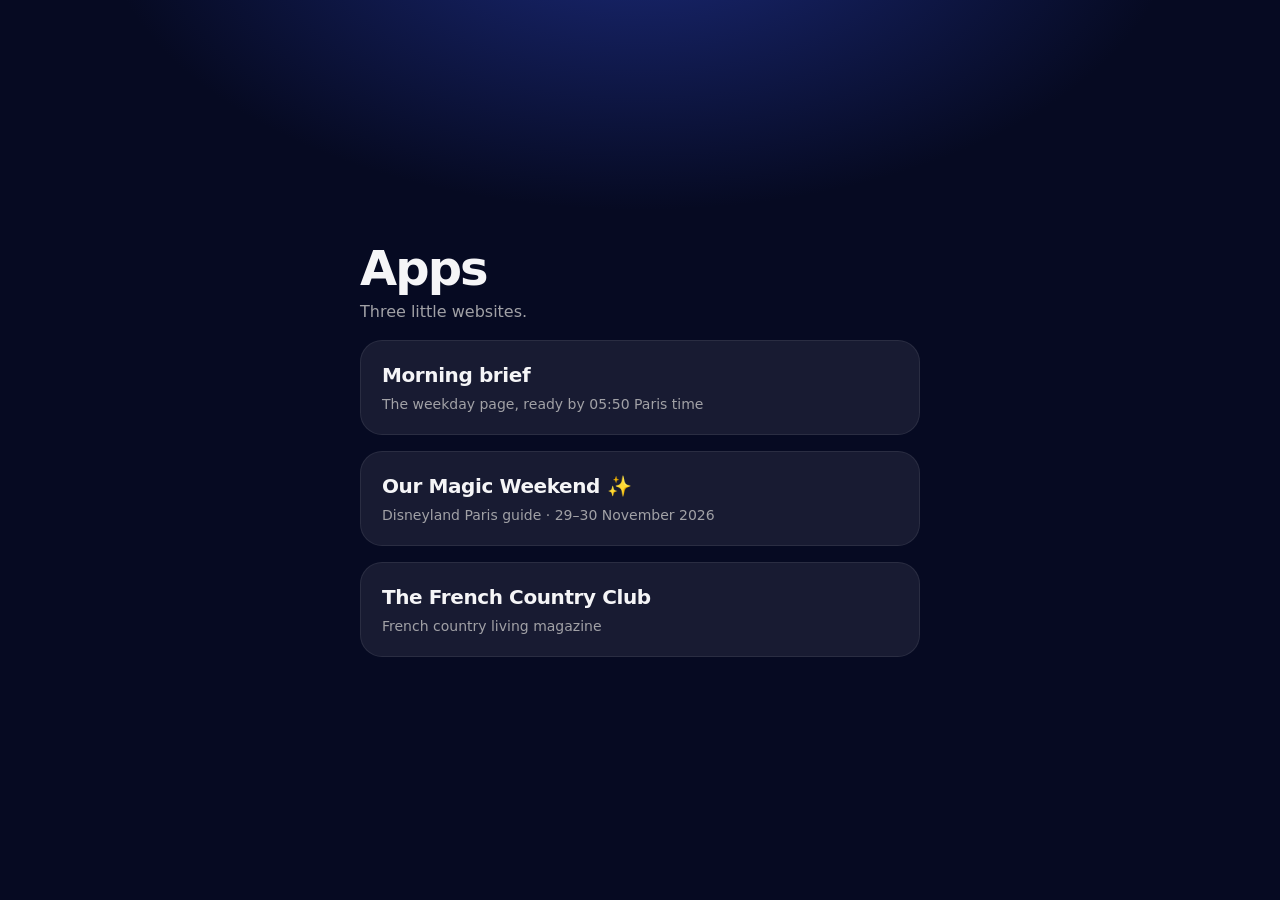
<file: index.html>
<!doctype html>
<html lang="en">
<head>
<meta charset="utf-8">
<meta name="viewport" content="width=device-width,initial-scale=1,viewport-fit=cover">
<title>Apps</title>
<meta name="theme-color" content="#060a22">
<style>
  :root{color-scheme:dark}
  *{box-sizing:border-box}
  body{margin:0;min-height:100svh;display:grid;place-items:center;padding:24px 16px;
    font:16px/1.5 -apple-system,BlinkMacSystemFont,"SF Pro Text",Inter,system-ui,sans-serif;color:#f5f5f7;
    background:radial-gradient(900px 500px at 50% -10%,#1b2a7a,transparent 60%),#060a22}
  main{width:min(560px,100%);display:grid;gap:16px}
  h1{margin:0 0 6px;font-size:clamp(34px,8vw,48px);letter-spacing:-.04em;line-height:1.05}
  p{margin:0;color:#a1a1a6}
  a{display:grid;gap:4px;padding:20px 22px;border-radius:22px;background:rgba(255,255,255,.07);color:inherit;text-decoration:none;
    box-shadow:inset 0 0 0 1px rgba(255,255,255,.08);transition:transform .3s,background .3s}
  a:hover{background:rgba(255,255,255,.11);transform:translateY(-2px)}
  a b{font-size:20px;letter-spacing:-.02em}
  a span{color:#a1a1a6;font-size:14px}
</style>
</head>
<body>
<main>
  <div><h1>Apps</h1><p>Three little websites.</p></div>
  <a href="morning-brief/"><b>Morning brief</b><span>The weekday page, ready by 05:50 Paris time</span></a>
  <a href="disneyland-paris/"><b>Our Magic Weekend ✨</b><span>Disneyland Paris guide · 29–30 November 2026</span></a>
  <a href="french-home/"><b>The French Country Club</b><span>French country living magazine</span></a>
</main>
</body>
</html>
</file>
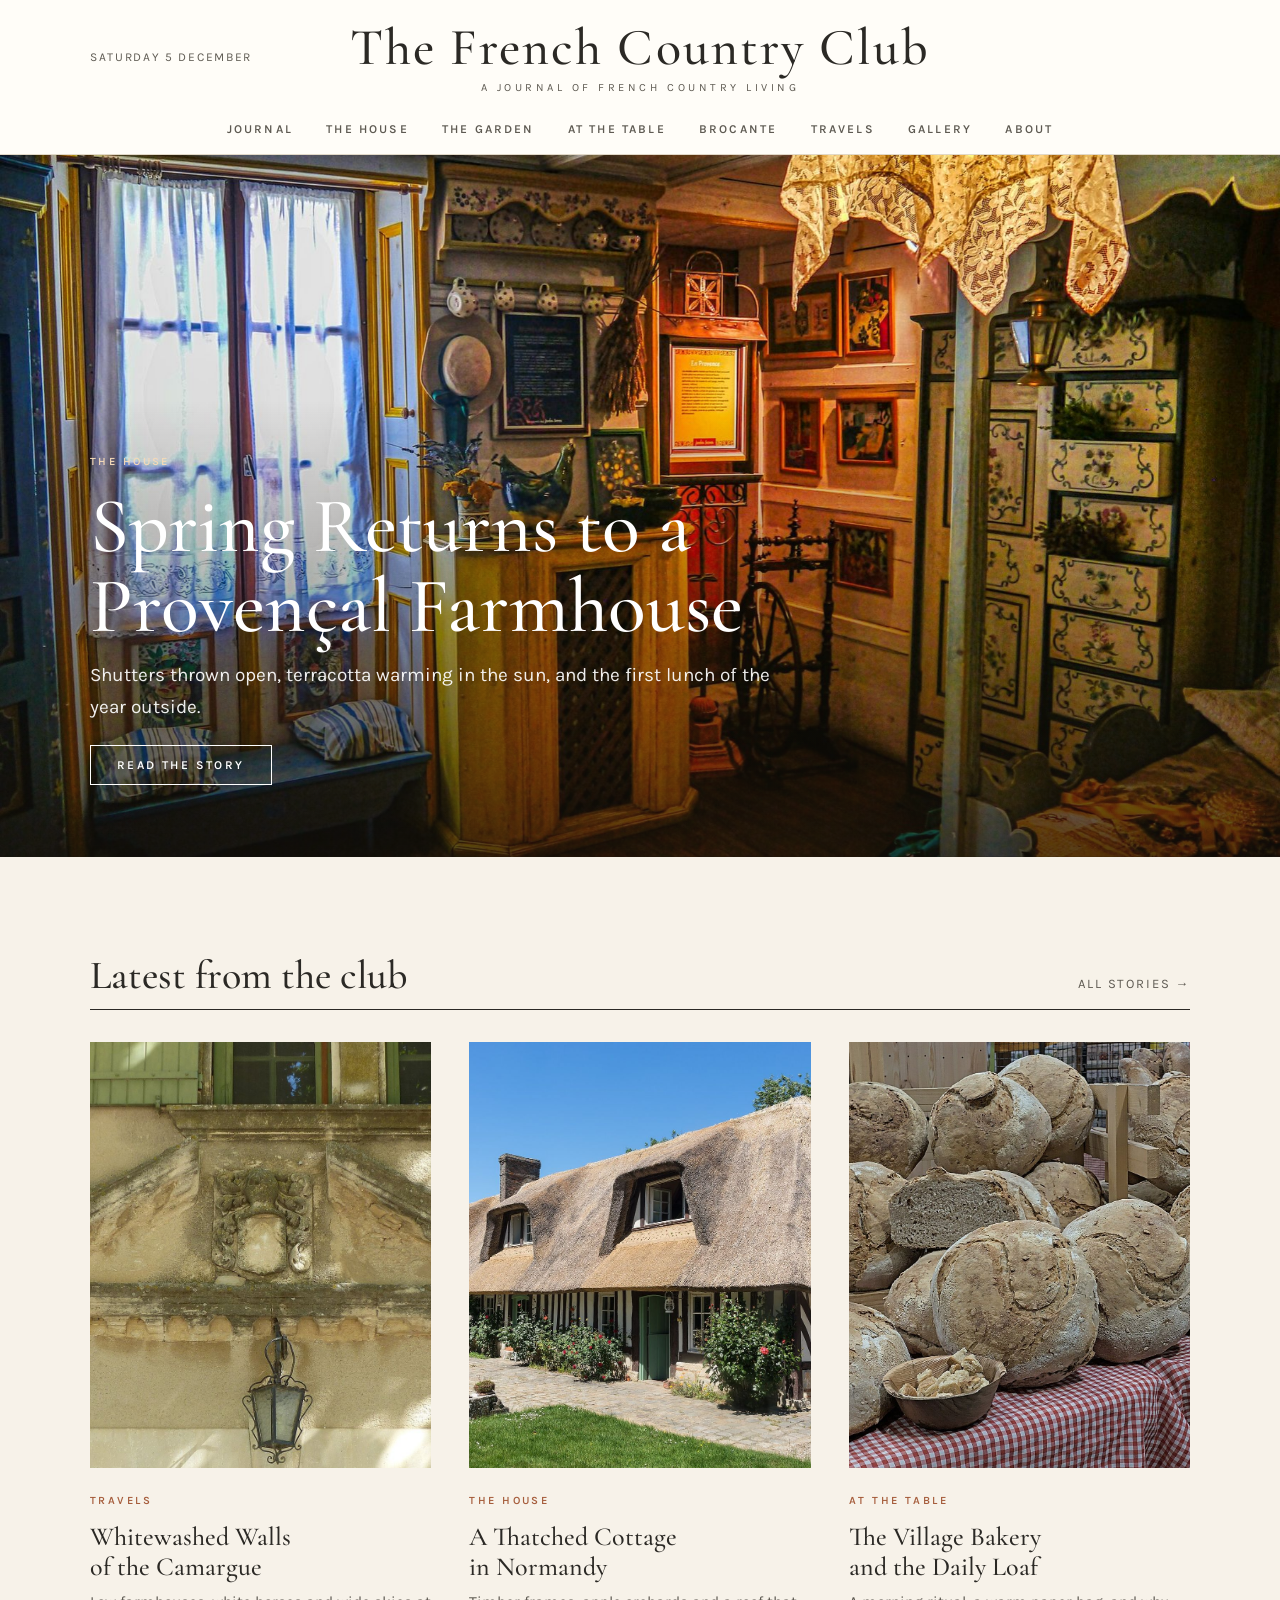
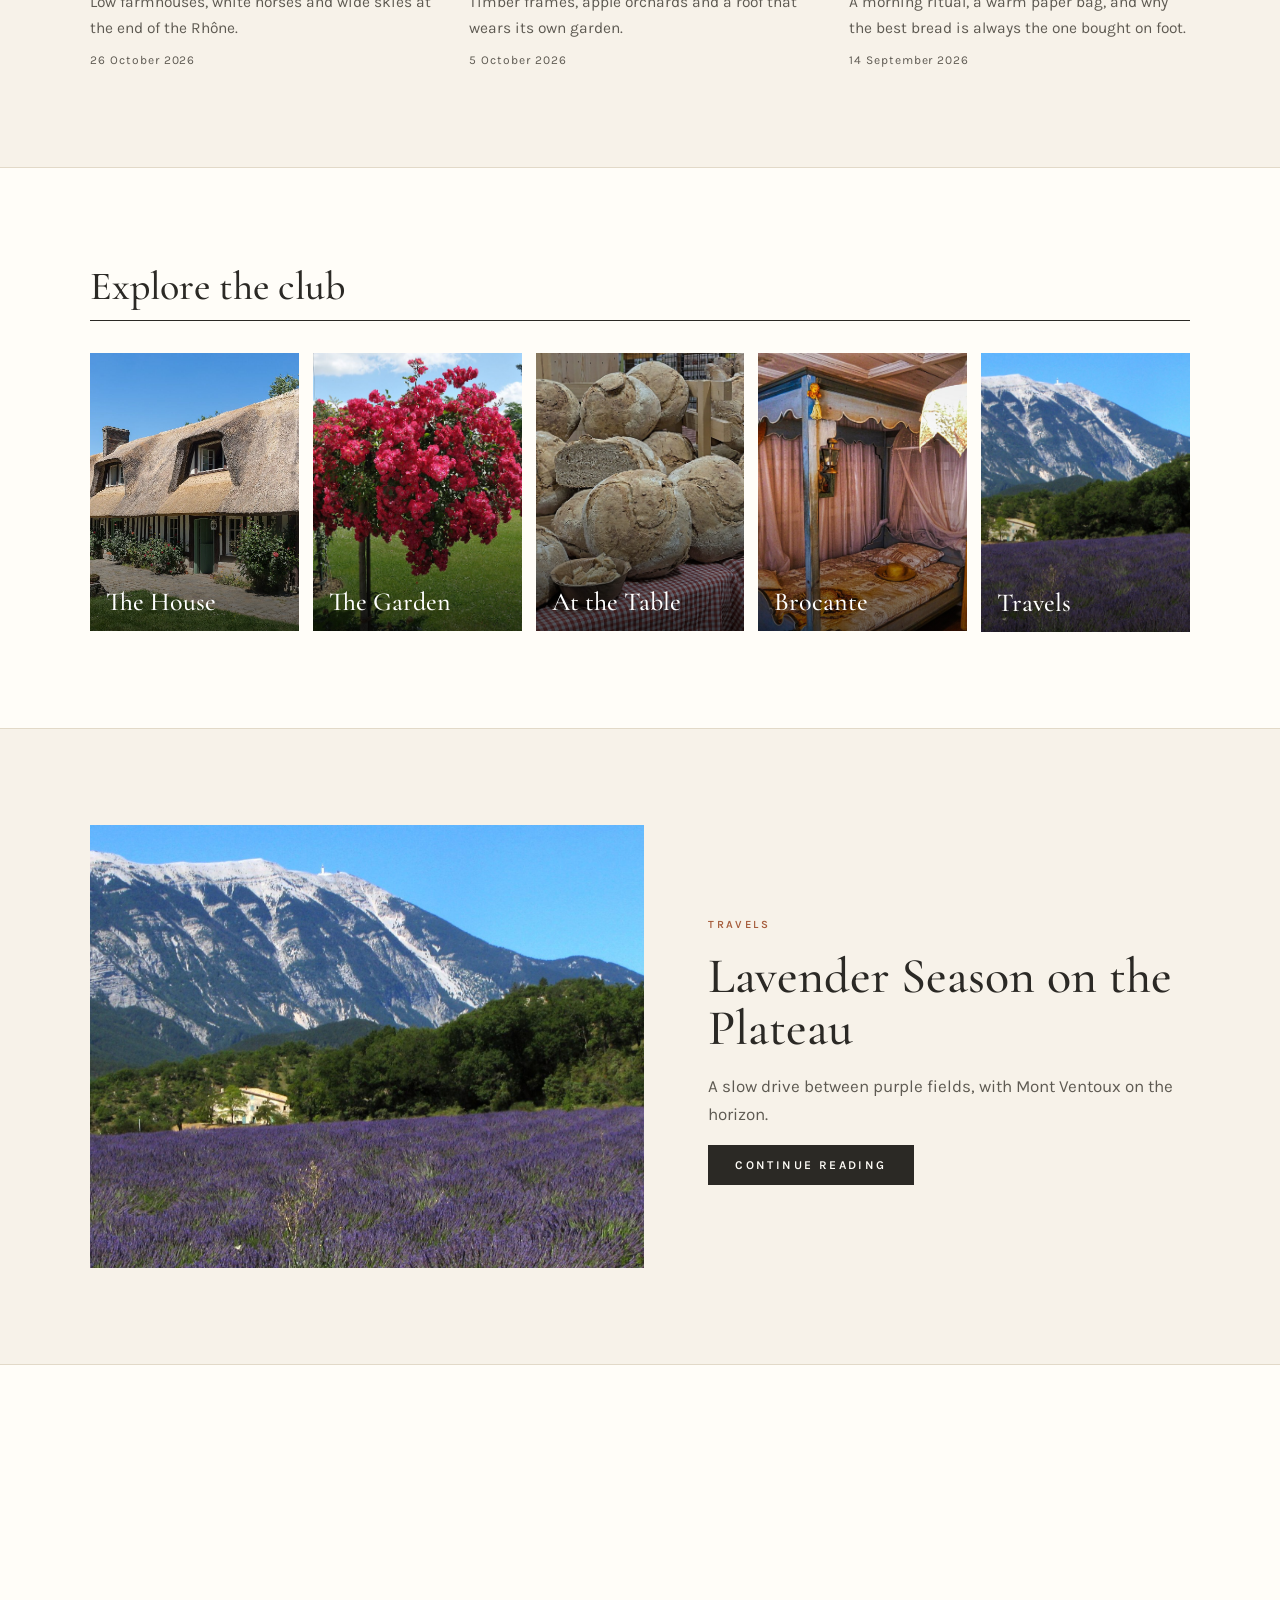
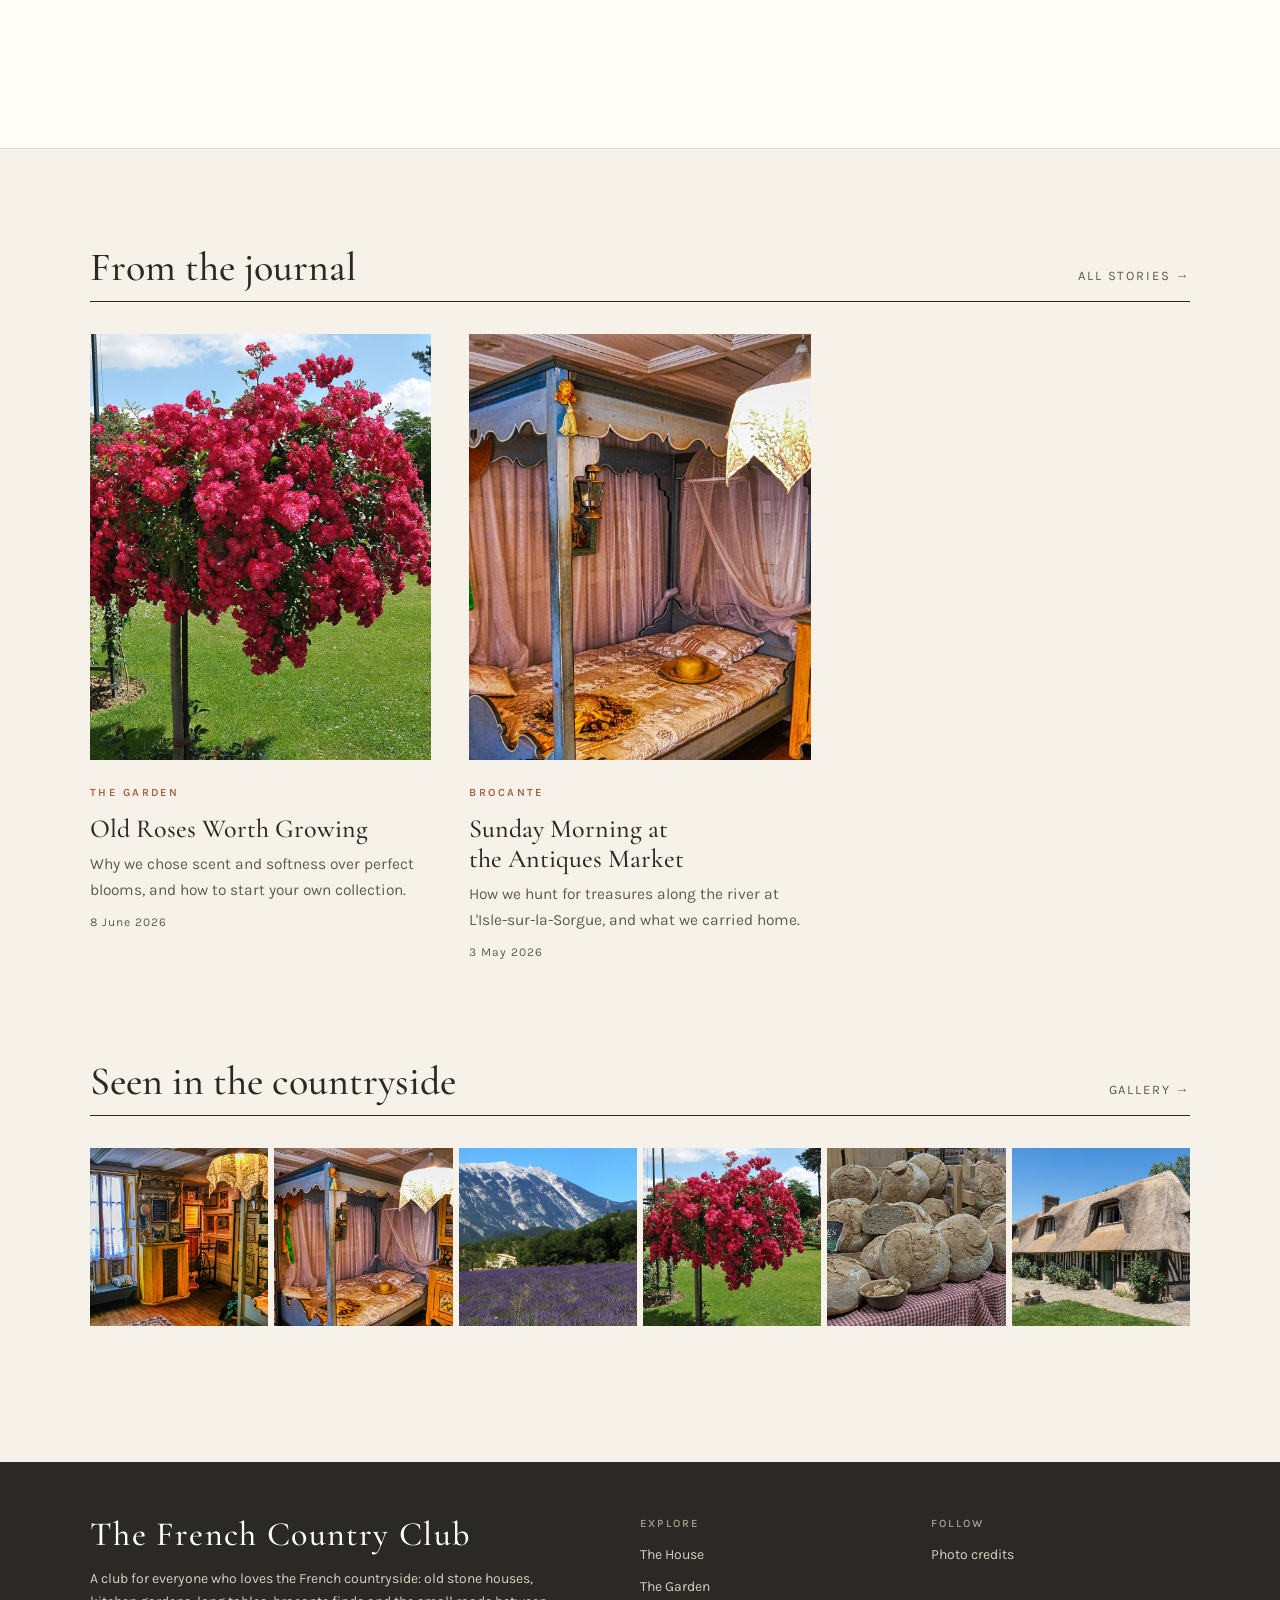
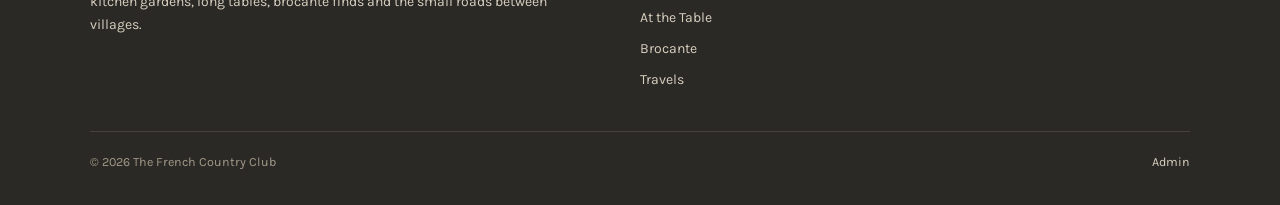
<file: french-home/index.html>
<!doctype html>
<html lang="en">
<head>
  <meta charset="utf-8">
  <meta name="viewport" content="width=device-width, initial-scale=1">
  <title>The French Country Club</title>
  <meta name="description" content="The French Country Club: a journal of French country living, with stories of old houses, gardens, the table, brocante finds and travels through rural France.">
  <meta name="theme-color" content="#fffdf8">
  <link rel="preconnect" href="https://fonts.googleapis.com">
  <link rel="preconnect" href="https://fonts.gstatic.com" crossorigin>
  <link href="https://fonts.googleapis.com/css2?family=Cormorant+Garamond:ital,wght@0,400;0,500;0,600;1,400&family=Karla:wght@400;600&display=swap" rel="stylesheet">
  <link rel="stylesheet" href="assets/style.css">
</head>
<body>
  <header class="masthead">
    <div class="wrap masthead-top">
      <div class="side left" id="today"></div>
      <a class="wordmark" href="#/"><span data-site-name>The French Country Club</span><small data-site-tagline></small></a>
      <div class="side right">
        <button class="menu-btn" id="menu-btn" aria-label="Menu"><svg viewBox="0 0 24 24" fill="none" stroke="currentColor" stroke-width="1.5"><path d="M3 7h18M3 12h18M3 17h18"/></svg></button>
      </div>
    </div>
    <nav class="wrap nav" id="nav" aria-label="Main"></nav>
  </header>

  <main id="app" aria-live="polite"></main>

  <footer class="site">
    <div class="wrap">
      <div class="cols">
        <div>
          <a class="wordmark" href="#/" data-site-name>The French Country Club</a>
          <p id="foot-about" style="max-width:34em"></p>
        </div>
        <div><h4>Explore</h4><ul id="foot-cats"></ul></div>
        <div><h4>Follow</h4><ul id="foot-links"></ul></div>
      </div>
      <div class="fine"><span>© <span id="year"></span> <span data-site-name></span></span><a href="admin.html">Admin</a></div>
    </div>
  </footer>

  <div class="lightbox" id="lightbox" role="dialog" aria-label="Photo viewer">
    <button class="x" aria-label="Close">×</button>
    <button class="prev" aria-label="Previous">‹</button>
    <img alt="">
    <p></p>
    <button class="next" aria-label="Next">›</button>
  </div>

  <script src="assets/common.js"></script>
  <script src="assets/site.js"></script>
</body>
</html>
</file>
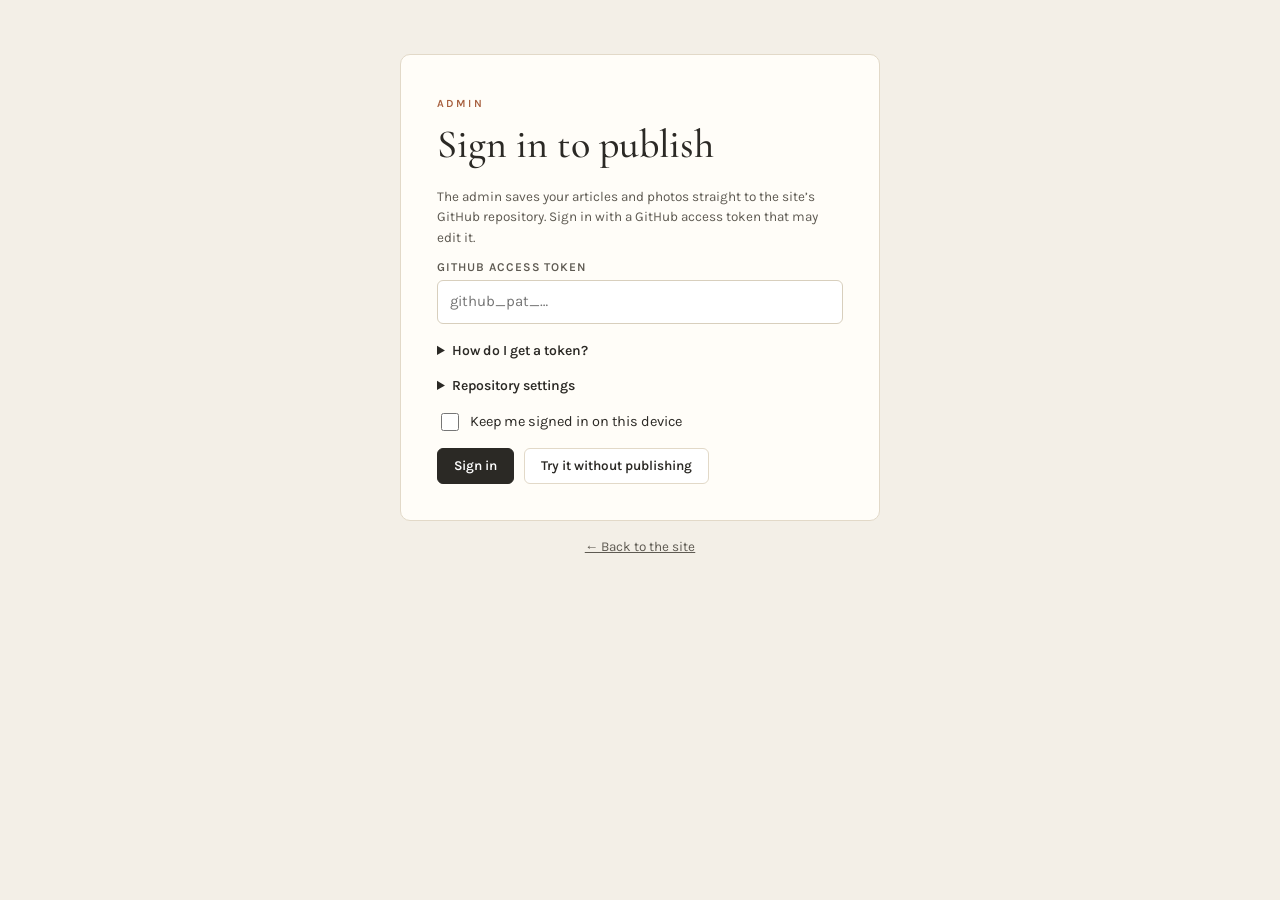
<file: french-home/admin.html>
<!doctype html>
<html lang="en">
<head>
  <meta charset="utf-8">
  <meta name="viewport" content="width=device-width, initial-scale=1">
  <meta name="robots" content="noindex, nofollow">
  <title>French Country Club Admin</title>
  <link rel="preconnect" href="https://fonts.googleapis.com">
  <link rel="preconnect" href="https://fonts.gstatic.com" crossorigin>
  <link href="https://fonts.googleapis.com/css2?family=Cormorant+Garamond:ital,wght@0,400;0,500;0,600;1,400&family=Karla:wght@400;600&display=swap" rel="stylesheet">
  <link rel="stylesheet" href="assets/style.css">
  <link rel="stylesheet" href="assets/admin.css">
</head>
<body class="adm">
  <div id="root"></div>
  <script src="assets/common.js"></script>
  <script src="assets/admin.js"></script>
</body>
</html>
</file>
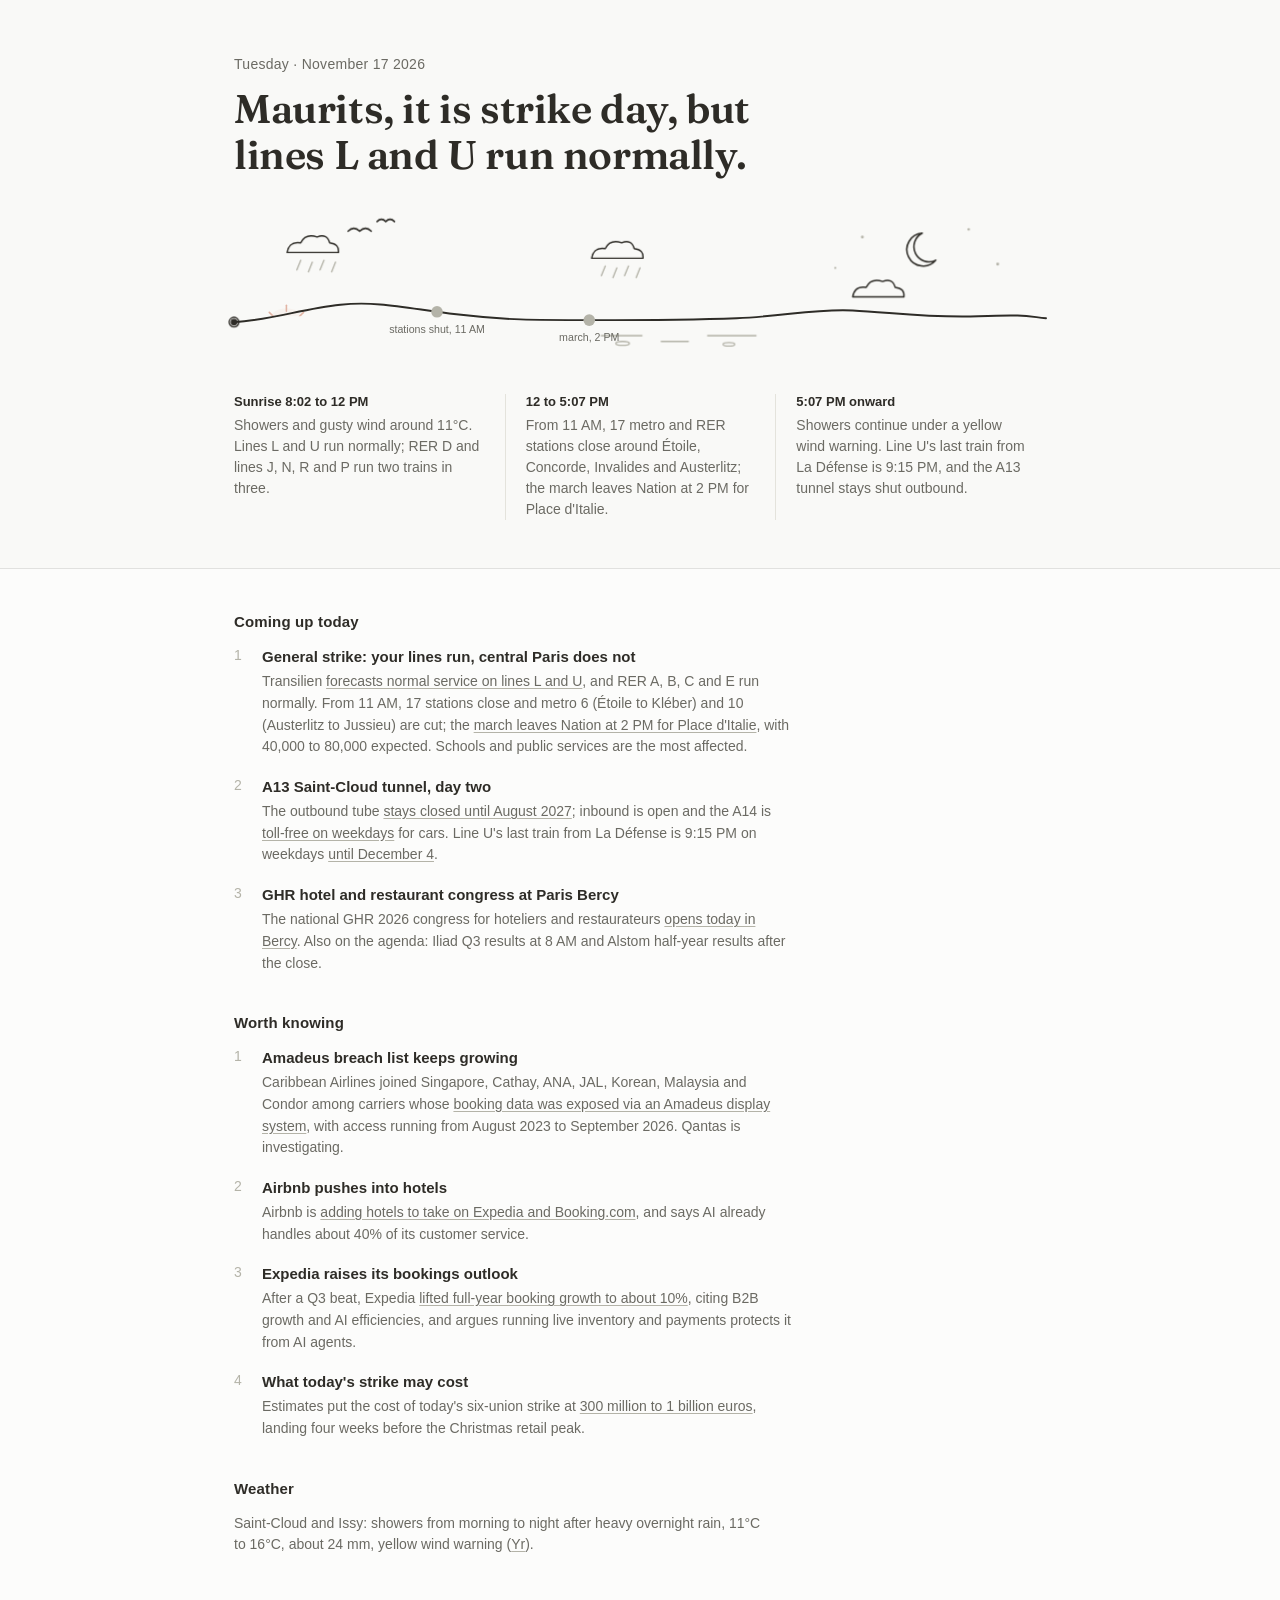
<file: reference/brief-2026-11-17.html>
<!DOCTYPE html>
<html lang="en">
<head>
<meta charset="utf-8">
<meta name="viewport" content="width=device-width, initial-scale=1">
<title>Morning brief</title>
<style>
@font-face{font-family:"Fraunces";font-weight:600;font-style:normal;font-display:block;src:url([data-uri]) format("woff2");}
:root{
  --bg:#FCFCFB; --wash:#F9F9F7; --ink:#2E2C27; --soft:#6B6A63; --grey:#B4B3A8;
  --hair:#E4E3DC; --band:#E1E1DF; --clay:#C6613F;
  --serif:"Fraunces",Georgia,serif;
  --sans:-apple-system,BlinkMacSystemFont,"Segoe UI",Roboto,sans-serif;
  /* layout: two full-bleed bands, the day drawn as a time-scaled terrain above, notes below */
  color-scheme:light;
}
*{box-sizing:border-box}
html,body{margin:0;background:var(--bg);color:var(--ink);font-family:var(--sans);-webkit-font-smoothing:antialiased}
.band{width:100%}
.top{background:var(--wash);border-bottom:1px solid var(--band)}
.wrap{max-width:860px;margin:0 auto;padding:56px 24px 48px}
.date{font-size:14px;color:var(--soft);letter-spacing:.02em;margin:0 0 14px}
h1{font-family:var(--serif);font-weight:600;font-size:40px;line-height:1.15;margin:0 0 30px;text-wrap:balance;letter-spacing:-.01em}
.scene{width:100%;height:auto;display:block;overflow:visible}
.acts{display:grid;grid-template-columns:repeat(3,1fr);margin-top:22px}
.act{padding:0 20px;border-left:1px solid var(--hair)}
.act:first-child{padding-left:0;border-left:0}
.act b{display:block;font-size:13px;font-weight:600;margin-bottom:6px;font-variant-numeric:tabular-nums}
.act p{margin:0;font-size:14px;line-height:1.5;color:var(--soft)}
.bottom .wrap{padding-top:44px;padding-bottom:64px}
section+section{margin-top:40px}
h2{font-size:15px;font-weight:600;margin:0 0 16px;letter-spacing:.01em}
ol{list-style:none;margin:0;padding:0;display:grid;gap:18px;counter-reset:n}
li{display:grid;grid-template-columns:28px 1fr;counter-increment:n}
li::before{content:counter(n);color:var(--grey);font-size:14px;font-variant-numeric:tabular-nums;padding-top:1px}
li a.t{font-weight:600;font-size:15px;color:var(--ink);text-decoration:none;line-height:1.4}
li a.t:hover{text-decoration:underline}
li p{margin:4px 0 0;font-size:14px;line-height:1.55;color:var(--soft);max-width:68ch}
li p a{color:var(--soft);text-decoration:underline;text-underline-offset:2px;text-decoration-color:var(--grey)}
li p a:hover{color:var(--ink)}
.t-plain{font-weight:600;font-size:15px;line-height:1.4}
.line{font-size:14px;line-height:1.55;color:var(--soft);margin:0;max-width:68ch}
.line a{color:var(--soft);text-decoration-color:var(--grey);text-underline-offset:2px}
a:focus-visible{outline:2px solid var(--clay);outline-offset:3px;border-radius:2px}

/* motion */
.terrain{stroke-dasharray:var(--len,1200);stroke-dashoffset:var(--len,1200);animation:draw 2.6s cubic-bezier(.6,.1,.2,1) .2s forwards}
@keyframes draw{to{stroke-dashoffset:0}}
.rise{animation:rise .9s cubic-bezier(.2,.7,.2,1) both}
@keyframes rise{from{opacity:0;transform:translateY(10px)}to{opacity:1;transform:none}}
.d1{animation-delay:.05s}.d2{animation-delay:.2s}.d3{animation-delay:1.6s}.d4{animation-delay:1.8s}.d5{animation-delay:2s}.d6{animation-delay:2.3s}.d7{animation-delay:2.5s}.d8{animation-delay:2.7s}.d9{animation-delay:2.9s}
.fade{opacity:0;animation:fadein 1.2s ease forwards}
@keyframes fadein{to{opacity:1}}
.rays{transform-box:fill-box;transform-origin:center;animation:spin 60s linear infinite}
@keyframes spin{to{transform:rotate(360deg)}}
.glow{transform-box:fill-box;transform-origin:center;animation:breathe 5s ease-in-out infinite}
@keyframes breathe{50%{transform:scale(1.18);opacity:.10}}
.birds{animation:drift 14s ease-in-out infinite alternate}
@keyframes drift{from{transform:translate(-14px,4px)}to{transform:translate(18px,-6px)}}
.wing{transform-box:fill-box;transform-origin:center bottom;animation:flap 1.1s ease-in-out infinite}
.wing.b{animation-duration:1.35s;animation-delay:.3s}
@keyframes flap{50%{transform:scaleY(.45)}}
.ripple{animation:shimmer 4s ease-in-out infinite}
.ripple:nth-child(2){animation-delay:1.3s}.ripple:nth-child(3){animation-delay:2.6s}
@keyframes shimmer{0%,100%{opacity:.15;transform:translateX(0)}50%{opacity:.7;transform:translateX(6px)}}
.twinkle{animation:tw 3s ease-in-out infinite}
.twinkle:nth-child(2){animation-delay:.8s}.twinkle:nth-child(3){animation-delay:1.7s}.twinkle:nth-child(4){animation-delay:2.3s}
@keyframes tw{50%{opacity:.15}}
.cloud{animation:cloud 26s ease-in-out infinite alternate}
@keyframes cloud{from{transform:translateX(-20px)}to{transform:translateX(24px)}}
.pulse{transform-box:fill-box;transform-origin:center;animation:pulse 2.4s ease-out infinite}
@keyframes pulse{0%{transform:scale(1);opacity:.6}100%{transform:scale(2.6);opacity:0}}

@media (max-width:640px){
  .wrap{padding:40px 18px 36px}
  h1{font-size:30px}
  .acts{grid-template-columns:1fr;gap:16px}
  .act{padding:16px 0 0;border-left:0;border-top:1px solid var(--hair)}
  .act:first-child{padding-top:0;border-top:0}
}
@media (prefers-reduced-motion:reduce){
  *,*::before,*::after{animation:none!important;transition:none!important}
  .terrain{stroke-dashoffset:0}
  .fade{opacity:1}
}
</style>
</head>
<body>
<div class="band top">
  <div class="wrap">
    <p class="date rise d1">Tuesday · November 17 2026</p>
    <h1 class="rise d2">Maurits, it is strike day, but lines L and U run normally.</h1>

    <svg class="scene" viewBox="0 0 840 170" role="img" aria-label="The day as a landscape: a veiled sun behind showers from morning to night, rain on the water, moon behind cloud in the evening">
      <defs>
        <clipPath id="sky"><rect x="-40" y="-60" width="920" height="172"/></clipPath>
      </defs>

      <!-- sun on today's arc, placed by the current Paris time; veiled today -->
      <g clip-path="url(#sky)">
        <g id="sun" transform="translate(49 112)" opacity=".45">
          <circle class="glow" r="22" fill="#C6613F" opacity=".10"/>
          <g class="rays" stroke="#C6613F" stroke-width="1.6" stroke-linecap="round">
            <line x1="0" y1="-19" x2="0" y2="-25"/><line x1="0" y1="19" x2="0" y2="25"/>
            <line x1="-19" y1="0" x2="-25" y2="0"/><line x1="19" y1="0" x2="25" y2="0"/>
            <line x1="13.4" y1="13.4" x2="17.7" y2="17.7"/><line x1="-13.4" y1="-13.4" x2="-17.7" y2="-17.7"/>
            <line x1="13.4" y1="-13.4" x2="17.7" y2="-17.7"/><line x1="-13.4" y1="13.4" x2="-17.7" y2="17.7"/>
          </g>
          <circle r="12" fill="#C6613F"/>
        </g>
      </g>

      <!-- showers over the morning -->
      <g class="fade d3">
        <g transform="translate(-95 -6)">
          <g class="cloud">
            <path d="M150 52 q2 -12 14 -10 q5 -10 17 -6 q10 -4 13 6 q10 1 9 10 z" fill="#F9F9F7" stroke="#2E2C27" stroke-width="1.5" stroke-linejoin="round"/>
            <g stroke="#B4B3A8" stroke-width="1.4" stroke-linecap="round">
              <line class="twinkle" x1="164" y1="60" x2="160" y2="70"/>
              <line class="twinkle" x1="176" y1="62" x2="172" y2="72"/>
              <line class="twinkle" x1="188" y1="60" x2="184" y2="70"/>
              <line class="twinkle" x1="200" y1="62" x2="196" y2="72"/>
            </g>
          </g>
        </g>
      </g>

      <!-- showers through the afternoon -->
      <g class="fade d4">
        <g transform="translate(220 0)">
          <g class="cloud">
            <path d="M150 52 q2 -12 14 -10 q5 -10 17 -6 q10 -4 13 6 q10 1 9 10 z" fill="#F9F9F7" stroke="#2E2C27" stroke-width="1.5" stroke-linejoin="round"/>
            <g stroke="#B4B3A8" stroke-width="1.4" stroke-linecap="round">
              <line class="twinkle" x1="164" y1="60" x2="160" y2="70"/>
              <line class="twinkle" x1="176" y1="62" x2="172" y2="72"/>
              <line class="twinkle" x1="188" y1="60" x2="184" y2="70"/>
              <line class="twinkle" x1="200" y1="62" x2="196" y2="72"/>
            </g>
          </g>
        </g>
      </g>

      <!-- birds over the dry morning -->
      <g class="fade d5">
        <g class="birds" fill="none" stroke="#2E2C27" stroke-width="1.6" stroke-linecap="round" stroke-linejoin="round">
          <path class="wing" d="M118 24 q6 -6 12 0 q6 -6 12 0"/>
          <path class="wing b" d="M148 14 q4.5 -4.5 9 0 q4.5 -4.5 9 0"/>
        </g>
      </g>

      <!-- rain ripples on the water through the afternoon -->
      <g class="fade d6" stroke="#B4B3A8" stroke-width="1.4" stroke-linecap="round" fill="none">
        <line class="ripple" x1="380" y1="132" x2="422" y2="132"/>
        <line class="ripple" x1="442" y1="138" x2="470" y2="138"/>
        <line class="ripple" x1="490" y1="132" x2="540" y2="132"/>
        <ellipse class="twinkle" cx="402" cy="140" rx="7" ry="2"/>
        <ellipse class="twinkle" cx="512" cy="141" rx="6" ry="1.8"/>
      </g>

      <!-- evening: moon, stars, a cloud coming in -->
      <g id="night" class="fade d7">
        <g fill="#B4B3A8">
          <circle class="twinkle" cx="650" cy="30" r="1.5"/>
          <circle class="twinkle" cx="760" cy="22" r="1.3"/>
          <circle class="twinkle" cx="790" cy="58" r="1.5"/>
          <circle class="twinkle" cx="622" cy="62" r="1.1"/>
        </g>
        <path d="M712 26 a17 17 0 1 0 14 28 a13 13 0 1 1 -14 -28 z" fill="none" stroke="#2E2C27" stroke-width="1.6" stroke-linejoin="round"/>
        <g class="cloud">
          <path d="M640 92 q2 -12 14 -10 q5 -10 17 -6 q10 -4 13 6 q10 1 9 10 z" fill="#F9F9F7" stroke="#2E2C27" stroke-width="1.5" stroke-linejoin="round"/>
        </g>
      </g>

      <!-- the day itself: one unbroken line, 7 AM on the left, 11 PM on the right -->
      <path id="terrain" class="terrain" fill="none" stroke="#2E2C27" stroke-width="2" stroke-linecap="round" stroke-linejoin="round"
        d="M0 118 C40 116 70 104 110 100 S180 104 230 110 S310 116 370 116 S470 116 520 114 S600 104 640 106 S720 114 770 112 S820 112 840 114"/>

      <!-- time-bound moments sit on the line -->
      <g id="marks" class="fade d8" font-family="-apple-system,BlinkMacSystemFont,'Segoe UI',sans-serif" font-size="11" fill="#6B6A63"></g>
      <g id="now" class="fade d9"></g>
    </svg>

    <div class="acts">
      <div class="act rise d3">
        <b>Sunrise 8:02 to 12 PM</b>
        <p>Showers and gusty wind around 11°C. Lines L and U run normally; RER D and lines J, N, R and P run two trains in three.</p>
      </div>
      <div class="act rise d4">
        <b>12 to 5:07 PM</b>
        <p>From 11 AM, 17 metro and RER stations close around Étoile, Concorde, Invalides and Austerlitz; the march leaves Nation at 2 PM for Place d'Italie.</p>
      </div>
      <div class="act rise d5">
        <b>5:07 PM onward</b>
        <p>Showers continue under a yellow wind warning. Line U's last train from La Défense is 9:15 PM, and the A13 tunnel stays shut outbound.</p>
      </div>
    </div>
  </div>
</div>

<div class="band bottom">
  <div class="wrap">
    <section class="rise d6">
      <h2>Coming up today</h2>
      <ol>
        <li><div><a class="t" href="https://www.sortiraparis.com/actualites/a-paris/articles/358322-greve-sncf-et-ratp-du-17-novembre-les-previsions-de-trafic-rer-transilien-et-metro-annonces">General strike: your lines run, central Paris does not</a>
          <p>Transilien <a href="https://www.sortiraparis.com/actualites/a-paris/articles/358322-greve-sncf-et-ratp-du-17-novembre-les-previsions-de-trafic-rer-transilien-et-metro-annonces">forecasts normal service on lines L and U</a>, and RER A, B, C and E run normally. From 11 AM, 17 stations close and metro 6 (Étoile to Kléber) and 10 (Austerlitz to Jussieu) are cut; the <a href="https://www.sortiraparis.com/en/news/in-paris/articles/357817-strike-and-demonstration-on-november-17-the-movement-is-gaining-momentum-what-s-planned-in-paris">march leaves Nation at 2 PM for Place d'Italie</a>, with 40,000 to 80,000 expected. Schools and public services are the most affected.</p></div></li>
        <li><div><a class="t" href="https://www.infosyvelines.fr/articles/versailles-tunnel-saint-cloud-ferme-lundi-novembre-2026">A13 Saint-Cloud tunnel, day two</a>
          <p>The outbound tube <a href="https://www.infosyvelines.fr/articles/versailles-tunnel-saint-cloud-ferme-lundi-novembre-2026">stays closed until August 2027</a>; inbound is open and the A14 is <a href="https://www.prefectures-regions.gouv.fr/ile-de-france/Actualites/Fermeture-du-tunnel-de-Saint-Cloud-sur-l-autoroute-A13-a-partir-du-16-novembre-pour-9-mois">toll-free on weekdays</a> for cars. Line U's last train from La Défense is 9:15 PM on weekdays <a href="https://www.sortiraparis.com/redirect-article/229644">until December 4</a>.</p></div></li>
        <li><div><a class="t" href="https://www.tradingview.com/news/afp:caf7361054f5b:0/">GHR hotel and restaurant congress at Paris Bercy</a>
          <p>The national GHR 2026 congress for hoteliers and restaurateurs <a href="https://www.tradingview.com/news/afp:caf7361054f5b:0/">opens today in Bercy</a>. Also on the agenda: Iliad Q3 results at 8 AM and Alstom half-year results after the close.</p></div></li>
      </ol>
    </section>

    <section class="rise d7">
      <h2>Worth knowing</h2>
      <ol>
        <li><div><a class="t" href="https://openjaw.com/newsroom/airline/2026/11/16/caribbean-airlines-breached-in-growing-amadeus-attack-list">Amadeus breach list keeps growing</a>
          <p>Caribbean Airlines joined Singapore, Cathay, ANA, JAL, Korean, Malaysia and Condor among carriers whose <a href="https://openjaw.com/newsroom/airline/2026/11/16/caribbean-airlines-breached-in-growing-amadeus-attack-list">booking data was exposed via an Amadeus display system</a>, with access running from August 2023 to September 2026. Qantas is investigating.</p></div></li>
        <li><div><a class="t" href="https://travelweekly.co.uk/news/airbnb-targets-hotel-bookings-in-bid-to-challenge-expedia-and-bookingcom">Airbnb pushes into hotels</a>
          <p>Airbnb is <a href="https://travelweekly.co.uk/news/airbnb-targets-hotel-bookings-in-bid-to-challenge-expedia-and-bookingcom">adding hotels to take on Expedia and Booking.com</a>, and says AI already handles about 40% of its customer service.</p></div></li>
        <li><div><a class="t" href="https://fool.com/earnings/takeaways/2026/11/15/expedia-3-key-takeaways-for-long-term-investors">Expedia raises its bookings outlook</a>
          <p>After a Q3 beat, Expedia <a href="https://fool.com/earnings/takeaways/2026/11/15/expedia-3-key-takeaways-for-long-term-investors">lifted full-year booking growth to about 10%</a>, citing B2B growth and AI efficiencies, and argues running live inventory and payments protects it from AI agents.</p></div></li>
        <li><div><a class="t" href="https://www.economiematin.fr/greve-novembre-impact-croissance-economique">What today's strike may cost</a>
          <p>Estimates put the cost of today's six-union strike at <a href="https://www.economiematin.fr/greve-novembre-impact-croissance-economique">300 million to 1 billion euros</a>, landing four weeks before the Christmas retail peak.</p></div></li>
      </ol>
    </section>

    <section class="rise d8">
      <h2>Weather</h2>
      <p class="line">Saint-Cloud and Issy: showers from morning to night after heavy overnight rain, 11°C to 16°C, about 24 mm, yellow wind warning (<a href="https://www.yr.no/en/forecast/daily-table/2-2988507/France/%C3%8Ele-de-France%20Region/Paris%20Department/Paris">Yr</a>).</p>
    </section>
  </div>
</div>

<script>
(function(){
  var SUNRISE = 8 + 2/60, SUNSET = 17 + 7/60;   // Paris, today
  var START = 7, END = 23, W = 840;                // x axis = 7 AM to 11 PM
  var path = document.getElementById('terrain');
  var len = path.getTotalLength();
  path.style.setProperty('--len', len);
  var NS = 'http://www.w3.org/2000/svg';
  function xOf(h){ return (h - START) / (END - START) * W; }
  function yAt(x){
    var lo = 0, hi = len;
    for (var i = 0; i < 24; i++){ var m = (lo+hi)/2; if (path.getPointAtLength(m).x < x) lo = m; else hi = m; }
    return path.getPointAtLength(lo).y;
  }
  function el(tag, attrs, parent){ var e = document.createElementNS(NS, tag); for (var k in attrs) e.setAttribute(k, attrs[k]); parent.appendChild(e); return e; }

  // grey dots: things happening around you, not on your calendar
  var marks = document.getElementById('marks');
  [[11, 'stations shut, 11 AM'], [14, 'march, 2 PM']].forEach(function(m){
    var x = xOf(m[0]), y = yAt(x);
    el('circle', {cx:x, cy:y, r:6, fill:'#B4B3A8'}, marks);
    var t = el('text', {x:x, y:y+22, 'text-anchor': m[0] > 21 ? 'end' : 'middle'}, marks);
    if (m[0] > 21) t.setAttribute('x', x + 6);
    t.textContent = m[1];
  });

  // live Paris time
  function parisHour(){
    try {
      var p = new Intl.DateTimeFormat('en-GB', {timeZone:'Europe/Paris', hour:'2-digit', minute:'2-digit', hour12:false}).formatToParts(new Date());
      var h = +p.find(function(x){return x.type==='hour';}).value, mi = +p.find(function(x){return x.type==='minute';}).value;
      return (h % 24) + mi/60;
    } catch(e){ var d = new Date(); return d.getHours() + d.getMinutes()/60; }
  }
  var sun = document.getElementById('sun'), night = document.getElementById('night'), now = document.getElementById('now');
  var dot = el('g', {}, now);
  el('circle', {class:'pulse', r:5, fill:'none', stroke:'#2E2C27', 'stroke-width':1.4}, dot);
  el('circle', {r:3.5, fill:'#2E2C27'}, dot);
  var reduce = window.matchMedia && matchMedia('(prefers-reduced-motion: reduce)').matches;

  function target(h){
    if (h <= SUNRISE) return {x:xOf(SUNRISE), y:112};             // half-risen on the horizon
    if (h >= SUNSET)  return {x:xOf(SUNSET), y:132};              // set below the line
    var t = (h - SUNRISE) / (SUNSET - SUNRISE);
    return {x:xOf(h), y:108 - 78 * Math.sin(Math.PI * t)};
  }
  var cur = {x:xOf(SUNRISE), y:150};
  function place(p){ sun.setAttribute('transform', 'translate(' + p.x.toFixed(1) + ' ' + p.y.toFixed(1) + ')'); }
  function update(first){
    var h = parisHour(), to = target(h);
    night.style.opacity = h >= SUNSET - 0.5 || h < SUNRISE ? 1 : 0.55;
    var hx = Math.max(0, Math.min(W, xOf(Math.max(START, Math.min(END, h)))));
    dot.setAttribute('transform', 'translate(' + hx.toFixed(1) + ' ' + yAt(hx).toFixed(1) + ')');
    if (reduce || !first){ cur = to; place(to); return; }
    var from = {x:cur.x, y:cur.y}, t0 = null, D = 2600;
    function step(ts){
      if (!t0) t0 = ts;
      var k = Math.min(1, (ts - t0 - 500) / D); if (k < 0) k = 0;
      var e = 1 - Math.pow(1 - k, 3);
      cur = {x: from.x + (to.x - from.x) * e, y: from.y + (to.y - from.y) * e};
      place(cur);
      if (k < 1) requestAnimationFrame(step);
    }
    requestAnimationFrame(step);
  }
  update(true);
  setInterval(function(){ update(false); }, 60000);
})();
</script>
</body>
</html>
</file>
<file: french-home/assets/style.css>
/* The French Country Club: public site styles */
:root {
  --linen: #f7f2e9;
  --paper: #fffdf8;
  --ink: #2b2925;
  --ink-soft: #5e5a52;
  --rule: #e2d9c8;
  --sage: #6f7d5c;
  --toile: #4f6b7c;
  --clay: #a65d3c;
  --serif: "Cormorant Garamond", "Garamond", Georgia, serif;
  --sans: "Karla", "Helvetica Neue", Arial, sans-serif;
  --wrap: 1180px;
  --gutter: clamp(16px, 4vw, 40px);
}

* { box-sizing: border-box; }
html { -webkit-text-size-adjust: 100%; scroll-behavior: smooth; }
body {
  margin: 0;
  background: var(--linen);
  color: var(--ink);
  font: 400 17px/1.65 var(--sans);
  overflow-x: hidden;
}
img { max-width: 100%; display: block; }
a { color: inherit; }
button { font: inherit; }

.wrap { max-width: var(--wrap); margin: 0 auto; padding: 0 var(--gutter); }
.kicker {
  font: 600 11px/1 var(--sans);
  letter-spacing: .22em;
  text-transform: uppercase;
  color: var(--clay);
  text-decoration: none;
}
.serif { font-family: var(--serif); }

/* Header */
.masthead { background: var(--paper); border-bottom: 1px solid var(--rule); position: sticky; top: 0; z-index: 20; }
.masthead-top {
  display: flex; align-items: center; justify-content: space-between;
  padding-top: 22px; padding-bottom: 14px; gap: 12px;
}
.masthead-top .side { flex: 1; font-size: 12px; letter-spacing: .14em; text-transform: uppercase; color: var(--ink-soft); }
.masthead-top .side.right { text-align: right; }
.wordmark {
  font: 500 clamp(30px, 5.2vw, 52px)/1 var(--serif);
  letter-spacing: .04em;
  text-decoration: none;
  text-align: center;
  white-space: nowrap;
}
.wordmark small {
  display: block; margin-top: 8px;
  font: 400 11px/1 var(--sans); letter-spacing: .32em; text-transform: uppercase; color: var(--ink-soft);
}
.nav { display: flex; justify-content: center; gap: clamp(14px, 2.6vw, 34px); padding: 12px 0 14px; flex-wrap: wrap; }
.nav a {
  font: 600 12px/1 var(--sans); letter-spacing: .18em; text-transform: uppercase;
  text-decoration: none; color: var(--ink-soft); padding: 4px 0; border-bottom: 1px solid transparent;
}
.nav a:hover, .nav a.on { color: var(--ink); border-bottom-color: var(--clay); }
.menu-btn { display: none; background: none; border: 0; padding: 8px; cursor: pointer; color: var(--ink); }
.menu-btn svg { width: 24px; height: 24px; }

@media (max-width: 760px) {
  .masthead-top .side.left { display: none; }
  .masthead-top .side.right { flex: 0; }
  .masthead-top { padding-top: 14px; padding-bottom: 10px; }
  .wordmark { text-align: left; font-size: clamp(22px, 7vw, 30px); white-space: normal; min-width: 0; text-wrap: balance; }
  .wordmark small { letter-spacing: .22em; font-size: 10px; }
  .menu-btn { display: block; }
  .nav { display: none; flex-direction: column; gap: 0; padding: 0 0 8px; }
  .nav.open { display: flex; }
  .nav a { padding: 12px 0; border-bottom: 1px solid var(--rule); }
  .side.right .date { display: none; }
}

/* Hero */
.hero { position: relative; min-height: min(78vh, 720px); display: flex; align-items: flex-end; color: #fff; overflow: hidden; background: #3a3630; }
.hero img { position: absolute; inset: 0; width: 100%; height: 100%; object-fit: cover; transform: scale(1.04); animation: drift 18s ease-out forwards; }
@keyframes drift { to { transform: scale(1); } }
.hero::after { content: ""; position: absolute; inset: 0; background: linear-gradient(180deg, rgba(0,0,0,0) 35%, rgba(20,16,10,.72) 100%); }
.hero .wrap { position: relative; z-index: 1; padding-bottom: clamp(32px, 6vw, 72px); width: 100%; }
.hero .kicker { color: #f3d9b8; }
.hero h1 { font: 500 clamp(38px, 6.4vw, 78px)/1.02 var(--serif); margin: 14px 0 14px; max-width: 14em; text-wrap: balance; }
.hero p { font-size: clamp(16px, 1.6vw, 19px); max-width: 36em; margin: 0 0 22px; opacity: .92; }
.btn {
  display: inline-block; padding: 13px 26px; border: 1px solid currentColor;
  font: 600 12px/1 var(--sans); letter-spacing: .2em; text-transform: uppercase; text-decoration: none;
  background: transparent; color: inherit; cursor: pointer; transition: background .2s, color .2s;
}
.hero .btn:hover { background: #fff; color: var(--ink); }
.btn.dark { background: var(--ink); color: var(--paper); border-color: var(--ink); }
.btn.dark:hover { background: var(--clay); border-color: var(--clay); }

/* Sections */
section.block { padding: clamp(48px, 8vw, 96px) 0; }
.section-head { display: flex; align-items: baseline; justify-content: space-between; gap: 16px; border-bottom: 1px solid var(--ink); padding-bottom: 12px; margin-bottom: 32px; }
.section-head h2 { font: 500 clamp(28px, 3.4vw, 40px)/1.1 var(--serif); margin: 0; }
.section-head a { font-size: 13px; letter-spacing: .14em; text-transform: uppercase; text-decoration: none; color: var(--ink-soft); white-space: nowrap; }
.section-head a:hover { color: var(--clay); }

.grid { display: grid; grid-template-columns: repeat(3, minmax(0, 1fr)); gap: clamp(20px, 3vw, 40px); }
@media (max-width: 960px) { .grid { grid-template-columns: repeat(2, minmax(0, 1fr)); } }
@media (max-width: 600px) { .grid { grid-template-columns: 1fr; } }

.card { text-decoration: none; display: block; }
.card .ph { aspect-ratio: 4 / 5; overflow: hidden; background: var(--rule); margin-bottom: 16px; }
.card .ph img { width: 100%; height: 100%; object-fit: cover; transition: transform .8s cubic-bezier(.2,.7,.2,1); }
.card:hover .ph img { transform: scale(1.04); }
.card h3 { font: 500 26px/1.15 var(--serif); margin: 10px 0 8px; text-wrap: balance; }
.card:hover h3 { color: var(--clay); }
.card p { margin: 0; color: var(--ink-soft); font-size: 15.5px; }
.card .meta { font-size: 12px; color: var(--ink-soft); letter-spacing: .08em; margin-top: 10px; }

.feature { display: grid; grid-template-columns: 1.15fr 1fr; gap: clamp(24px, 5vw, 72px); align-items: center; }
.feature .ph { aspect-ratio: 5 / 4; overflow: hidden; }
.feature .ph img { width: 100%; height: 100%; object-fit: cover; }
.feature h3 { font: 500 clamp(32px, 4vw, 50px)/1.05 var(--serif); margin: 14px 0; }
@media (max-width: 760px) { .feature { grid-template-columns: 1fr; } }

.band { background: var(--paper); border-top: 1px solid var(--rule); border-bottom: 1px solid var(--rule); }
.cats { display: grid; grid-template-columns: repeat(5, minmax(0, 1fr)); gap: 14px; }
.cat { position: relative; aspect-ratio: 3 / 4; overflow: hidden; text-decoration: none; color: #fff; display: flex; align-items: flex-end; padding: 16px; background: #555; }
.cat img { position: absolute; inset: 0; width: 100%; height: 100%; object-fit: cover; transition: transform .8s; }
.cat::after { content: ""; position: absolute; inset: 0; background: linear-gradient(180deg, transparent 45%, rgba(0,0,0,.6)); }
.cat span { position: relative; z-index: 1; font: 500 26px/1 var(--serif); }
.cat:hover img { transform: scale(1.06); }
@media (max-width: 900px) { .cats { grid-template-columns: repeat(3, minmax(0, 1fr)); } }
@media (max-width: 560px) { .cats { grid-template-columns: repeat(2, minmax(0, 1fr)); } }

.quote { text-align: center; max-width: 820px; margin: 0 auto; }
.quote blockquote { font: italic 400 clamp(26px, 3.6vw, 42px)/1.3 var(--serif); margin: 0 0 18px; }
.quote cite { font-style: normal; font-size: 12px; letter-spacing: .2em; text-transform: uppercase; color: var(--ink-soft); }
.ornament { display: block; margin: 0 auto 22px; color: var(--clay); width: 44px; }

.strip { display: grid; grid-template-columns: repeat(6, minmax(0, 1fr)); gap: 6px; }
.strip button { padding: 0; border: 0; aspect-ratio: 1; overflow: hidden; cursor: zoom-in; background: var(--rule); }
.strip img { width: 100%; height: 100%; object-fit: cover; transition: opacity .3s; }
.strip button:hover img { opacity: .85; }
@media (max-width: 700px) { .strip { grid-template-columns: repeat(3, minmax(0, 1fr)); } }

/* Page headers */
.page-head { text-align: center; padding: clamp(40px, 7vw, 80px) 0 clamp(24px, 4vw, 40px); }
.page-head h1 { font: 500 clamp(40px, 6vw, 68px)/1.05 var(--serif); margin: 12px 0 10px; }
.page-head p { color: var(--ink-soft); max-width: 34em; margin: 0 auto; }
.filters { display: flex; flex-wrap: wrap; justify-content: center; gap: 8px; margin: 26px 0 0; }
.filters a { text-decoration: none; padding: 8px 16px; border: 1px solid var(--rule); border-radius: 999px; font-size: 13px; letter-spacing: .06em; background: var(--paper); }
.filters a.on, .filters a:hover { background: var(--ink); color: var(--paper); border-color: var(--ink); }

/* Article */
.article-hero { position: relative; height: min(70vh, 640px); overflow: hidden; background: #3a3630; }
.article-hero img { width: 100%; height: 100%; object-fit: cover; }
.article-head { max-width: 760px; margin: 0 auto; text-align: center; padding: clamp(36px, 6vw, 64px) var(--gutter) 10px; }
.article-head h1 { font: 500 clamp(38px, 5.6vw, 64px)/1.05 var(--serif); margin: 14px 0 16px; text-wrap: balance; }
.article-head .dek { font: italic 400 clamp(20px, 2.2vw, 24px)/1.45 var(--serif); color: var(--ink-soft); margin: 0 0 18px; }
.article-head .meta { font-size: 12px; letter-spacing: .16em; text-transform: uppercase; color: var(--ink-soft); }
.prose { max-width: 680px; margin: 0 auto; padding: 24px var(--gutter) 40px; font-size: 18px; line-height: 1.75; }
.prose > p:first-of-type::first-letter { float: left; font: 500 76px/.8 var(--serif); padding: 8px 10px 0 0; color: var(--clay); }
.prose h2 { font: 500 34px/1.15 var(--serif); margin: 1.6em 0 .5em; }
.prose h3 { font: 600 24px/1.2 var(--serif); margin: 1.4em 0 .4em; }
.prose blockquote { margin: 1.6em 0; padding: 0 0 0 24px; border-left: 2px solid var(--clay); font: italic 400 26px/1.4 var(--serif); color: var(--ink); }
.prose figure { margin: 2em calc(-1 * min(120px, 8vw)); }
.prose figure img { width: 100%; cursor: zoom-in; }
.prose figcaption { font-size: 13px; color: var(--ink-soft); margin-top: 8px; text-align: center; padding: 0 var(--gutter); }
.prose a { color: var(--clay); }
.prose ul, .prose ol { padding-left: 1.2em; }
.prose li { margin: .3em 0; }
@media (max-width: 760px) { .prose figure { margin-left: calc(-1 * var(--gutter)); margin-right: calc(-1 * var(--gutter)); } }
.article-foot { max-width: 680px; margin: 0 auto 40px; padding: 24px var(--gutter) 0; border-top: 1px solid var(--rule); display: flex; justify-content: space-between; gap: 16px; flex-wrap: wrap; font-size: 14px; }
.article-foot a { text-decoration: none; color: var(--ink-soft); }
.article-foot a:hover { color: var(--clay); }

/* Gallery */
.masonry { columns: 3 300px; column-gap: 14px; }
.masonry figure { break-inside: avoid; margin: 0 0 14px; cursor: zoom-in; background: var(--paper); }
.masonry img { width: 100%; }
.masonry figcaption { padding: 10px 12px 12px; font-size: 14px; color: var(--ink-soft); }

/* About */
.about { display: grid; grid-template-columns: 1fr 1.1fr; gap: clamp(24px, 6vw, 80px); align-items: start; }
.about .ph img { width: 100%; aspect-ratio: 4/5; object-fit: cover; }
@media (max-width: 760px) { .about { grid-template-columns: 1fr; } }

/* Footer */
footer.site { background: #2b2925; color: #d8d0c1; padding: 56px 0 32px; margin-top: 40px; font-size: 14px; }
footer.site .cols { display: grid; grid-template-columns: 2fr 1fr 1fr; gap: 32px; }
footer.site .wordmark { color: #fff; font-size: 34px; text-align: left; display: inline-block; }
footer.site a { color: #d8d0c1; text-decoration: none; }
footer.site a:hover { color: #fff; }
footer.site h4 { font: 600 11px/1 var(--sans); letter-spacing: .2em; text-transform: uppercase; color: #a39a89; margin: 0 0 14px; }
footer.site ul { list-style: none; padding: 0; margin: 0; display: grid; gap: 8px; }
footer.site .fine { border-top: 1px solid #47433c; margin-top: 40px; padding-top: 20px; display: flex; justify-content: space-between; gap: 12px; flex-wrap: wrap; color: #a39a89; font-size: 12.5px; }
@media (max-width: 700px) { footer.site .cols { grid-template-columns: 1fr 1fr; } footer.site .cols > :first-child { grid-column: 1 / -1; } }

/* Credits */
.credits { max-width: 820px; margin: 0 auto; }
.credits li { margin: 0 0 10px; font-size: 15px; }

/* Lightbox */
.lightbox { position: fixed; inset: 0; background: rgba(18,15,11,.94); z-index: 50; display: none; align-items: center; justify-content: center; flex-direction: column; padding: 20px; }
.lightbox.open { display: flex; }
.lightbox img { max-height: 82vh; max-width: 100%; object-fit: contain; }
.lightbox p { color: #e8e0d2; font-size: 14px; margin: 14px 0 0; text-align: center; max-width: 60ch; }
.lightbox button { position: absolute; background: none; border: 0; color: #fff; font-size: 34px; cursor: pointer; padding: 12px 18px; line-height: 1; }
.lightbox .x { top: 8px; right: 8px; }
.lightbox .prev { left: 4px; top: 50%; transform: translateY(-50%); }
.lightbox .next { right: 4px; top: 50%; transform: translateY(-50%); }

.empty { text-align: center; color: var(--ink-soft); padding: 60px 0; }
.reveal { opacity: 0; transform: translateY(18px); transition: opacity .9s ease, transform .9s ease; }
.reveal.in { opacity: 1; transform: none; }
@media (prefers-reduced-motion: reduce) {
  .reveal { opacity: 1; transform: none; transition: none; }
  .hero img { animation: none; transform: none; }
}
</file>
<file: french-home/assets/admin.css>
/* Admin styles (loaded after style.css) */
body.adm { background: #f3efe7; font-size: 15px; line-height: 1.5; }
.adm h1, .adm h2 { font-family: var(--serif); font-weight: 500; }
.adm .hidden { display: none !important; }

.adm-bar { position: sticky; top: 0; z-index: 30; background: var(--paper); border-bottom: 1px solid var(--rule); }
.adm-bar .in { display: flex; align-items: center; gap: 12px; padding: 12px var(--gutter); max-width: 1320px; margin: 0 auto; flex-wrap: wrap; }
.adm-brand { font: 500 24px/1 var(--serif); text-decoration: none; margin-right: auto; }
.adm-brand small { font: 600 10px/1 var(--sans); letter-spacing: .2em; text-transform: uppercase; color: var(--clay); margin-left: 8px; vertical-align: middle; }
.pill { display: inline-flex; align-items: center; gap: 6px; padding: 5px 11px; border-radius: 999px; font-size: 12.5px; background: #ece5d7; color: var(--ink-soft); }
.pill.warn { background: #f6e1cf; color: #8a4422; }
.pill.ok { background: #e1e8d6; color: #4a5a37; }

.b { display: inline-flex; align-items: center; justify-content: center; gap: 6px; padding: 9px 16px; border-radius: 6px; border: 1px solid var(--rule); background: #fff; color: var(--ink); font: 600 13.5px/1.2 var(--sans); cursor: pointer; text-decoration: none; white-space: nowrap; }
.b:hover { border-color: #c9bda6; }
.b.primary { background: var(--ink); color: #fff; border-color: var(--ink); }
.b.primary:hover { background: var(--clay); border-color: var(--clay); }
.b.primary:disabled { background: #b9b2a5; border-color: #b9b2a5; cursor: default; }
.b.danger { color: #9b2c1c; }
.b.danger:hover { border-color: #d9a093; background: #fbefec; }
.b.ghost { background: transparent; border-color: transparent; }
.b.sm { padding: 6px 10px; font-size: 12.5px; }

.adm-layout { display: grid; grid-template-columns: 210px minmax(0, 1fr); gap: 28px; max-width: 1320px; margin: 0 auto; padding: 24px var(--gutter) 80px; }
.adm-side { display: flex; flex-direction: column; gap: 4px; position: sticky; top: 80px; align-self: start; }
.adm-side button { text-align: left; background: none; border: 0; padding: 10px 14px; border-radius: 6px; cursor: pointer; font: 600 14px/1 var(--sans); color: var(--ink-soft); display: flex; justify-content: space-between; }
.adm-side button.on, .adm-side button:hover { background: var(--paper); color: var(--ink); }
.adm-side .count { font-weight: 400; color: #9a917f; margin-left: 8px; }
@media (max-width: 820px) {
  .adm-layout { grid-template-columns: 1fr; gap: 14px; padding-top: 12px; }
  .adm-side { position: static; flex-direction: row; overflow-x: auto; }
  .adm-side button { white-space: nowrap; }
}

.panel { background: var(--paper); border: 1px solid var(--rule); border-radius: 10px; padding: clamp(16px, 3vw, 28px); }
.panel + .panel { margin-top: 18px; }
.panel-head { display: flex; align-items: center; justify-content: space-between; gap: 12px; margin-bottom: 18px; flex-wrap: wrap; }
.panel-head h2 { margin: 0; font-size: 32px; }

.field { display: block; margin: 0 0 16px; }
.field > span { display: block; font: 600 12px/1 var(--sans); letter-spacing: .08em; text-transform: uppercase; color: var(--ink-soft); margin-bottom: 7px; }
.field small { display: block; color: #8d8473; margin-top: 5px; font-size: 12.5px; }
.adm input[type=text], .adm input[type=password], .adm input[type=date], .adm input[type=email], .adm input[type=url], .adm input[type=search], .adm select, .adm textarea {
  width: 100%; padding: 10px 12px; border: 1px solid #d8cfbd; border-radius: 6px; background: #fff; font: 15px/1.45 var(--sans); color: var(--ink);
}
.adm textarea { resize: vertical; min-height: 90px; }
.adm input:focus, .adm select:focus, .adm textarea:focus { outline: 2px solid #c8a98a; outline-offset: 0; border-color: #c8a98a; }
.adm input.title-in { font: 500 30px/1.15 var(--serif); padding: 8px 12px; }
.row { display: grid; grid-template-columns: repeat(auto-fit, minmax(180px, 1fr)); gap: 0 16px; }
.check { display: flex; align-items: center; gap: 8px; cursor: pointer; font-size: 14.5px; margin-bottom: 14px; }
.check input { width: 18px; height: 18px; accent-color: var(--clay); }

/* Article list */
.alist { display: grid; gap: 10px; }
.aitem { display: grid; grid-template-columns: 84px minmax(0, 1fr) auto; gap: 16px; align-items: center; padding: 10px; border: 1px solid var(--rule); border-radius: 8px; background: #fff; cursor: pointer; }
.aitem:hover { border-color: #c9bda6; }
.aitem img, .aitem .noimg { width: 84px; height: 64px; object-fit: cover; border-radius: 4px; background: #e9e2d4; }
.aitem h3 { margin: 0 0 4px; font: 500 21px/1.15 var(--serif); }
.aitem .meta { font-size: 13px; color: var(--ink-soft); display: flex; gap: 10px; flex-wrap: wrap; align-items: center; }
@media (max-width: 560px) { .aitem { grid-template-columns: 64px minmax(0, 1fr); } .aitem img, .aitem .noimg { width: 64px; height: 56px; } .aitem .acts { grid-column: 1 / -1; } }

/* Editor */
.editor { display: grid; grid-template-columns: minmax(0, 1fr) minmax(0, 1fr); gap: 22px; align-items: start; }
.editor .preview { position: sticky; top: 80px; max-height: calc(100vh - 100px); overflow: auto; background: var(--linen); border: 1px solid var(--rule); border-radius: 10px; }
.editor .preview .prose { padding-top: 10px; font-size: 16.5px; }
.editor .preview .article-head { padding-top: 24px; }
.editor .preview .article-head h1 { font-size: 40px; }
.editor .preview .ph img { width: 100%; aspect-ratio: 16/9; object-fit: cover; }
.preview-label { font: 600 11px/1 var(--sans); letter-spacing: .18em; text-transform: uppercase; color: var(--ink-soft); padding: 12px 16px; border-bottom: 1px solid var(--rule); background: var(--paper); position: sticky; top: 0; z-index: 1; }
@media (max-width: 1080px) { .editor { grid-template-columns: 1fr; } .editor .preview { position: static; max-height: none; } }
.toolbar { display: flex; flex-wrap: wrap; gap: 4px; padding: 6px; border: 1px solid #d8cfbd; border-bottom: 0; border-radius: 6px 6px 0 0; background: #faf7f1; }
.toolbar button { border: 0; background: none; padding: 6px 10px; border-radius: 4px; cursor: pointer; font: 600 13px/1 var(--sans); color: var(--ink-soft); }
.toolbar button:hover { background: #ece5d7; color: var(--ink); }
.toolbar + textarea { border-radius: 0 0 6px 6px; min-height: 380px; font: 15px/1.6 ui-monospace, "SF Mono", Menlo, Consolas, monospace; }
.cover-pick { display: flex; gap: 14px; align-items: center; }
.cover-pick img, .cover-pick .noimg { width: 150px; height: 100px; object-fit: cover; border-radius: 6px; background: #e9e2d4; border: 1px solid var(--rule); }

/* Photos */
.drop { border: 2px dashed #cfc3ab; border-radius: 10px; padding: 26px; text-align: center; color: var(--ink-soft); background: #fbf8f2; cursor: pointer; transition: background .2s, border-color .2s; }
.drop.over { background: #f3e6d6; border-color: var(--clay); }
.drop strong { color: var(--ink); }
.pgrid { display: grid; grid-template-columns: repeat(auto-fill, minmax(220px, 1fr)); gap: 14px; margin-top: 18px; }
.pcard { background: #fff; border: 1px solid var(--rule); border-radius: 8px; overflow: hidden; display: flex; flex-direction: column; }
.pcard .img { position: relative; aspect-ratio: 4/3; background: #e9e2d4; }
.pcard .img img { width: 100%; height: 100%; object-fit: cover; }
.pcard .img .pill { position: absolute; top: 8px; left: 8px; }
.pcard .body { padding: 10px; display: grid; gap: 8px; }
.pcard .body input[type=text] { padding: 7px 9px; font-size: 13.5px; }
.pcard .foot { display: flex; justify-content: space-between; align-items: center; gap: 8px; }
.pcard .foot .check { margin: 0; font-size: 13px; }

/* Categories */
.cat-row { display: grid; grid-template-columns: 70px 1fr 1.6fr auto; gap: 10px; align-items: center; padding: 8px 0; border-bottom: 1px solid var(--rule); }
.cat-row img, .cat-row .noimg { width: 70px; height: 52px; object-fit: cover; border-radius: 4px; background: #e9e2d4; cursor: pointer; }
@media (max-width: 640px) { .cat-row { grid-template-columns: 60px 1fr; } .cat-row > :nth-child(n+3) { grid-column: 1 / -1; } }

/* Modal */
.modal { position: fixed; inset: 0; z-index: 60; background: rgba(30, 26, 20, .55); display: flex; align-items: center; justify-content: center; padding: 16px; }
.modal .box { background: var(--paper); border-radius: 12px; width: min(920px, 100%); max-height: 90vh; overflow: auto; padding: 24px; box-shadow: 0 20px 60px rgba(0,0,0,.25); }
.modal .box.small { width: min(520px, 100%); }
.modal h2 { margin: 0 0 12px; font-size: 30px; }
.modal .acts { display: flex; justify-content: flex-end; gap: 10px; margin-top: 18px; flex-wrap: wrap; }
.picker { display: grid; grid-template-columns: repeat(auto-fill, minmax(130px, 1fr)); gap: 8px; margin-top: 14px; }
.picker button { padding: 0; border: 3px solid transparent; border-radius: 6px; overflow: hidden; cursor: pointer; aspect-ratio: 4/3; background: #e9e2d4; }
.picker button.on, .picker button:hover { border-color: var(--clay); }
.picker img { width: 100%; height: 100%; object-fit: cover; }

/* Login */
.login { max-width: 560px; margin: 6vh auto; padding: 0 var(--gutter); }
.login .panel { padding: clamp(20px, 4vw, 36px); }
.login h1 { font-size: 40px; margin: 0 0 6px; }
.login ol { padding-left: 1.2em; color: var(--ink-soft); font-size: 14px; }
.login ol li { margin-bottom: 6px; }
.login details { margin: 14px 0; font-size: 14px; }
.login summary { cursor: pointer; font-weight: 600; }
.err { color: #9b2c1c; background: #fbefec; border: 1px solid #ecc5bc; padding: 10px 12px; border-radius: 6px; font-size: 14px; margin: 0 0 14px; }
.note { color: var(--ink-soft); font-size: 13.5px; }
.toast { position: fixed; bottom: 20px; left: 50%; transform: translateX(-50%); background: var(--ink); color: #fff; padding: 12px 18px; border-radius: 8px; z-index: 70; font-size: 14px; box-shadow: 0 10px 30px rgba(0,0,0,.25); max-width: calc(100vw - 32px); }
.help h3 { font: 500 24px/1.2 var(--serif); margin: 22px 0 6px; }
.help code { background: #ece5d7; padding: 1px 5px; border-radius: 3px; font-size: 13.5px; }
.help pre { background: #ece5d7; padding: 12px; border-radius: 6px; overflow-x: auto; font-size: 13.5px; }
</file>
